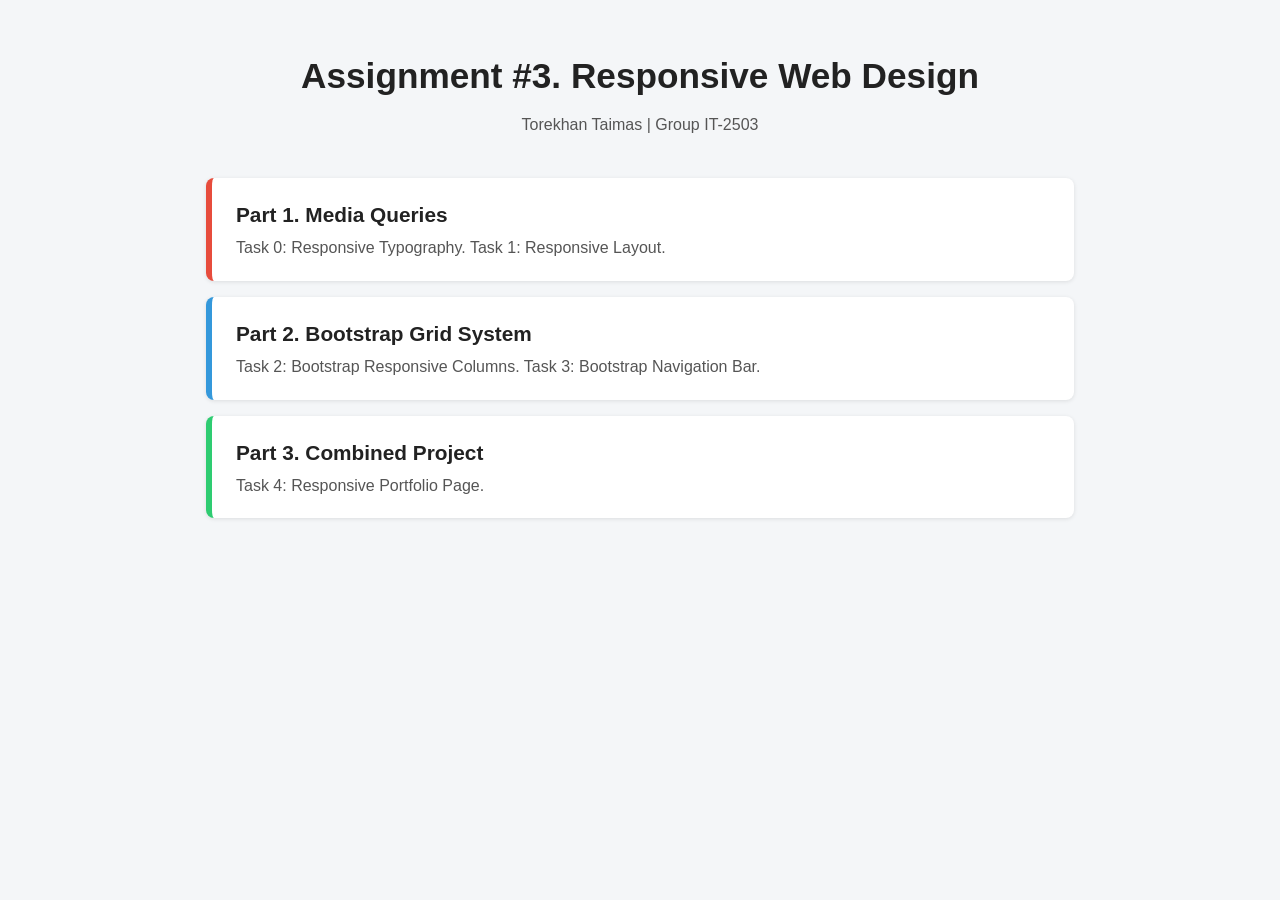
<file: index.html>
<!DOCTYPE html>
<html lang="en">
<head>
  <meta charset="UTF-8">
  <meta name="viewport" content="width=device-width, initial-scale=1.0">
  <title>Assignment #3. Responsive Web Design</title>
  <style>
    * {
      box-sizing: border-box;
      margin: 0;
      padding: 0;
    }

    body {
      font-family: Arial, sans-serif;
      background: #f4f6f8;
      color: #222;
      line-height: 1.6;
    }

    .wrapper {
      max-width: 900px;
      margin: 0 auto;
      padding: 48px 16px;
    }

    header {
      text-align: center;
      margin-bottom: 40px;
    }

    h1 {
      font-size: 2.2rem;
      margin-bottom: 8px;
    }

    .author {
      color: #555;
    }

    .links {
      display: flex;
      flex-direction: column;
      gap: 16px;
    }

    .link-card {
      display: block;
      padding: 20px 24px;
      background: #fff;
      border-radius: 8px;
      border-left: 6px solid #3498db;
      text-decoration: none;
      color: inherit;
      box-shadow: 0 1px 4px rgba(0, 0, 0, 0.1);
      transition: transform 0.15s, box-shadow 0.15s;
    }

    .link-card:hover {
      transform: translateY(-2px);
      box-shadow: 0 4px 10px rgba(0, 0, 0, 0.15);
    }

    .link-card h2 {
      font-size: 1.3rem;
      margin-bottom: 4px;
    }

    .link-card p {
      color: #555;
    }

    .part-1 { border-left-color: #e74c3c; }
    .part-2 { border-left-color: #3498db; }
    .part-3 { border-left-color: #2ecc71; }

    /* Mobile: up to 767px */
    @media (max-width: 767px) {
      .wrapper { padding: 24px 12px; }
      h1 { font-size: 1.5rem; }
      .link-card { padding: 16px; }
    }
  </style>
</head>
<body>
  <div class="wrapper">

    <header>
      <h1>Assignment #3. Responsive Web Design</h1>
      <p class="author">Torekhan Taimas | Group IT-2503</p>
    </header>

    <main class="links">

      <a class="link-card part-1" href="part1/part1.html">
        <h2>Part 1. Media Queries</h2>
        <p>Task 0: Responsive Typography. Task 1: Responsive Layout.</p>
      </a>

      <a class="link-card part-2" href="part2.html">
        <h2>Part 2. Bootstrap Grid System</h2>
        <p>Task 2: Bootstrap Responsive Columns. Task 3: Bootstrap Navigation Bar.</p>
      </a>

      <a class="link-card part-3" href="part3/portfolio.html">
        <h2>Part 3. Combined Project</h2>
        <p>Task 4: Responsive Portfolio Page.</p>
      </a>

    </main>

  </div>
</body>
</html>
</file>
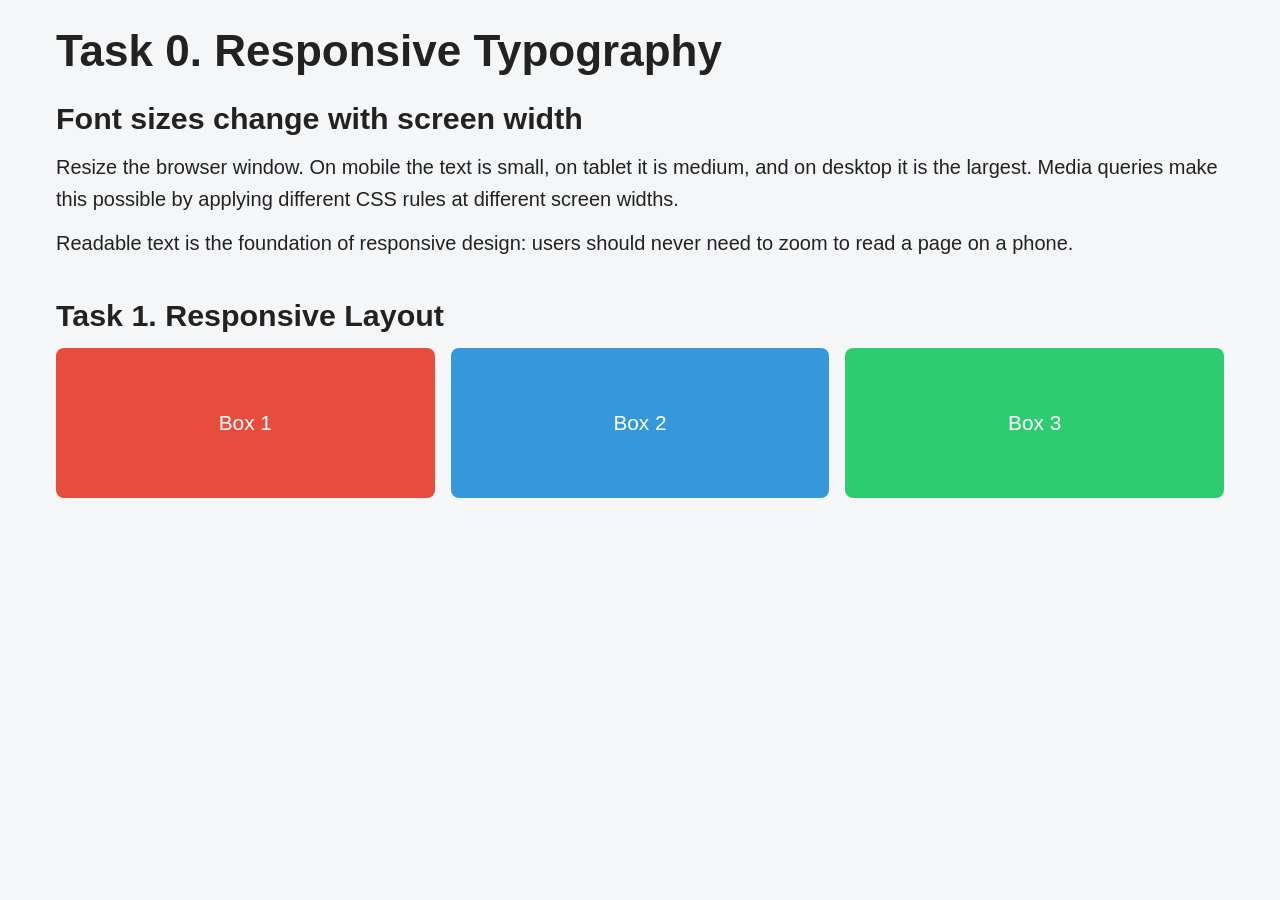
<file: part1/part1.html>
<!DOCTYPE html>
<html lang="en">
<head>
  <meta charset="UTF-8">
  <meta name="viewport" content="width=device-width, initial-scale=1.0">
  <title>Part 1 - Media Queries</title>
  <link rel="stylesheet" href="style.css">
</head>
<body>
  <main class="page">

    <!--Responsive Typography-->
    <section class="typography">
      <h1>Task 0. Responsive Typography</h1>
      <h2>Font sizes change with screen width</h2>
      <p>
        Resize the browser window. On mobile the text is small, on tablet it is
        medium, and on desktop it is the largest. Media queries make this possible
        by applying different CSS rules at different screen widths.
      </p>
      <p>
        Readable text is the foundation of responsive design: users should never
        need to zoom to read a page on a phone.
      </p>
    </section>

    <!--Responsive Layout-->
    <section class="layout">
      <h2>Task 1. Responsive Layout</h2>
      <div class="boxes">
        <div class="box box-1">Box 1</div>
        <div class="box box-2">Box 2</div>
        <div class="box box-3">Box 3</div>
      </div>
    </section>

  </main>
</body>
</html>
</file>
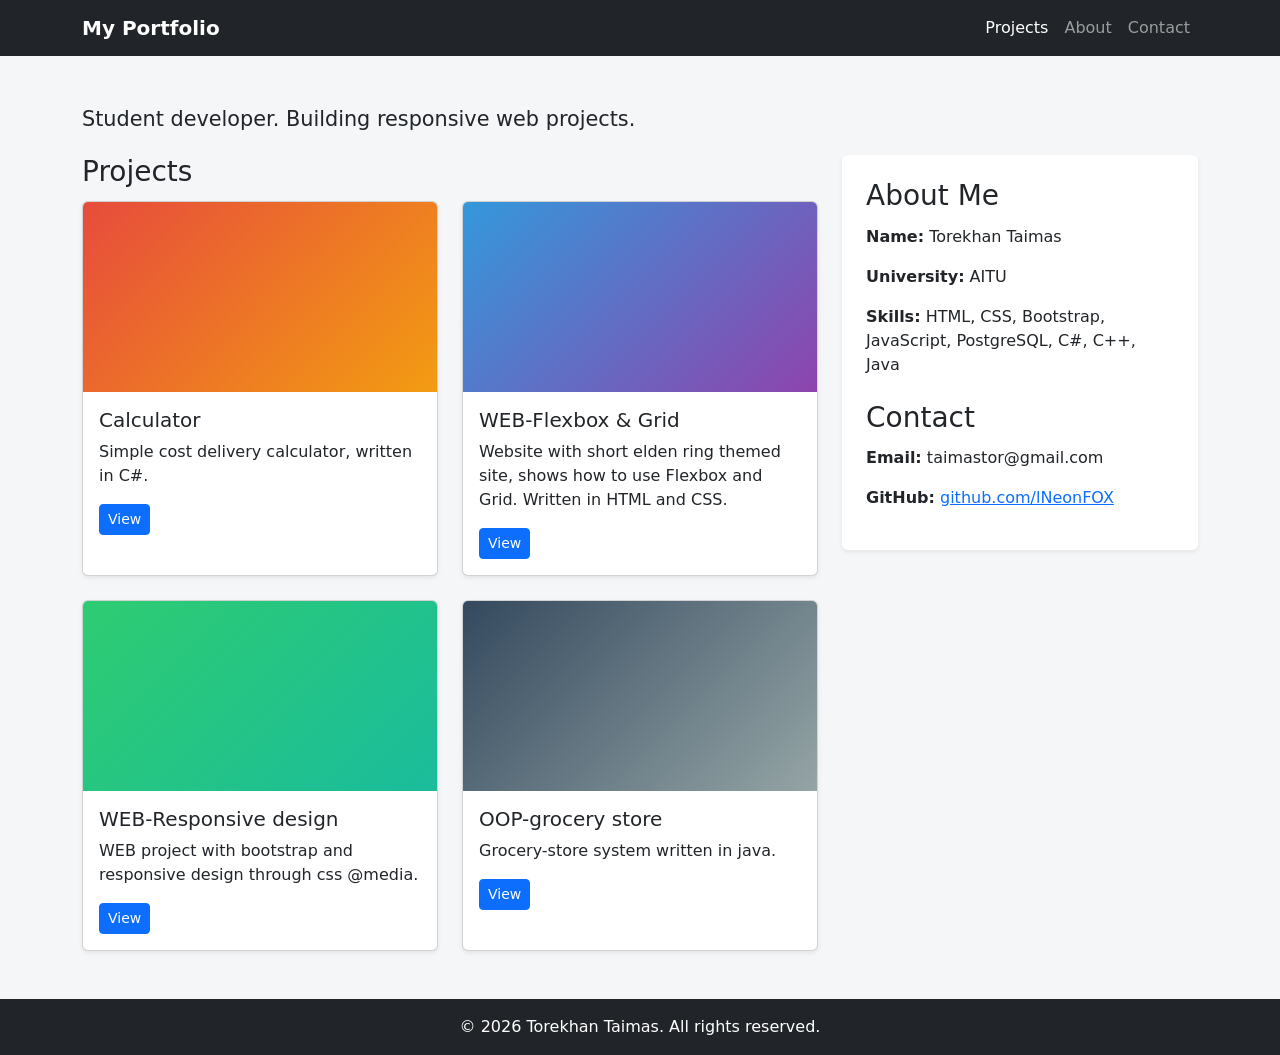
<file: part3/portfolio.html>
<!DOCTYPE html>
<html lang="en">
<head>
  <meta charset="UTF-8">
  <meta name="viewport" content="width=device-width, initial-scale=1.0">
  <title>Portfolio</title>
  <link href="https://cdn.jsdelivr.net/npm/bootstrap@5.3.3/dist/css/bootstrap.min.css" rel="stylesheet">
  <link rel="stylesheet" href="style.css">
</head>
<body>

  <!-- Header -->
  <header>
    <nav class="navbar navbar-expand-lg navbar-dark bg-dark">
      <div class="container">
        <a class="navbar-brand fw-bold" href="#">My Portfolio</a>
        <button class="navbar-toggler" type="button"
                data-bs-toggle="collapse" data-bs-target="#mainNav"
                aria-controls="mainNav" aria-expanded="false"
                aria-label="Toggle navigation">
          <span class="navbar-toggler-icon"></span>
        </button>
        <div class="collapse navbar-collapse" id="mainNav">
          <ul class="navbar-nav ms-auto">
            <li class="nav-item"><a class="nav-link active" href="#projects">Projects</a></li>
            <li class="nav-item"><a class="nav-link" href="#about">About</a></li>
            <li class="nav-item"><a class="nav-link" href="#contact">Contact</a></li>
          </ul>
        </div>
      </div>
    </nav>
  </header>

  <!-- Main -->
  <main class="container main-section">
    <p class="tagline">Student developer. Building responsive web projects.</p>

    <div class="row g-4">

      <!-- Left: projects -->
      <section class="col-12 col-lg-8" id="projects">
        <h2 class="section-title">Projects</h2>
        <div class="row row-cols-1 row-cols-md-2 g-4">

          <div class="col">
            <div class="card h-100 shadow-sm">
              <div class="card-img-top project-img img-1"></div>
              <div class="card-body">
                <h5 class="card-title">Calculator</h5>
                <p class="card-text">Simple cost delivery calculator, written in C#.</p>
                <a href="https://github.com/lNeonFOX/FunctionalDeliveryCalculator" class="btn btn-primary btn-sm">View</a>
              </div>
            </div>
          </div>

          <div class="col">
            <div class="card h-100 shadow-sm">
              <div class="card-img-top project-img img-2"></div>
              <div class="card-body">
                <h5 class="card-title">WEB-Flexbox & Grid</h5>
                <p class="card-text">Website with short elden ring themed site, shows how to use Flexbox and Grid. Written in HTML and CSS.</p>
                <a href="https://github.com/lNeonFOX/WEB-Flexbox-Grid" class="btn btn-primary btn-sm">View</a>
              </div>
            </div>
          </div>

          <div class="col">
            <div class="card h-100 shadow-sm">
              <div class="card-img-top project-img img-3"></div>
              <div class="card-body">
                <h5 class="card-title">WEB-Responsive design</h5>
                <p class="card-text">WEB project with bootstrap and responsive design through css @media.</p>
                <a href="https://github.com/lNeonFOX/WEB-Responsive-disign" class="btn btn-primary btn-sm">View</a>
              </div>
            </div>
          </div>

          <div class="col">
            <div class="card h-100 shadow-sm">
              <div class="card-img-top project-img img-4"></div>
              <div class="card-body">
                <h5 class="card-title">OOP-grocery store</h5>
                <p class="card-text">Grocery-store system written in java.</p>
                <a href="https://github.com/lNeonFOX/GroceryStore-OOP-Project" class="btn btn-primary btn-sm">View</a>
              </div>
            </div>
          </div>

        </div>
      </section>

      <!-- Right: sidebar -->
      <aside class="col-12 col-lg-4">
        <div class="sidebar p-4 bg-white rounded shadow-sm" id="about">
          <h2 class="section-title">About Me</h2>
          <p><strong>Name:</strong> Torekhan Taimas</p>
          <p><strong>University:</strong> AITU</p>
          <p class="sidebar-extra"><strong>Skills:</strong> HTML, CSS, Bootstrap, JavaScript, PostgreSQL, C#, C++, Java </p>

          <h2 class="section-title mt-4" id="contact">Contact</h2>
          <p><strong>Email:</strong> taimastor@gmail.com</p>
          <p><strong>GitHub:</strong> <a href="https://github.com/lNeonFOX" target="_blank">github.com/lNeonFOX</a></p>
        </div>
      </aside>

    </div>
  </main>

  <!-- Footer -->
  <footer class="bg-dark text-white text-center py-3">
    <p class="mb-0">&copy; 2026 Torekhan Taimas. All rights reserved.</p>
  </footer>

  <script src="https://cdn.jsdelivr.net/npm/bootstrap@5.3.3/dist/js/bootstrap.bundle.min.js"></script>
</body>
</html>
</file>
<file: part1/style.css>
* {
  box-sizing: border-box;
  margin: 0;
  padding: 0;
}

body {
  font-family: Arial, sans-serif;
  line-height: 1.6;
  color: #222;
  background: #f4f6f8;
}

.page {
  max-width: 1200px;
  margin: 0 auto;
  padding: 16px;
}

section {
  margin-bottom: 32px;
}

/* Typography (desktop default) */
h1 { font-size: 2.75rem; margin-bottom: 8px; }
h2 { font-size: 1.9rem;  margin-bottom: 8px; }
p  { font-size: 1.25rem; margin-bottom: 12px; }

/* Tablet: up to 1023px */
@media (max-width: 1023px) {
  h1 { font-size: 2rem; }
  h2 { font-size: 1.5rem; }
  p  { font-size: 1.05rem; }
}

/* Mobile: up to 767px */
@media (max-width: 767px) {
  h1 { font-size: 1.5rem; }
  h2 { font-size: 1.15rem; }
  p  { font-size: 0.9rem; }
}

/* Layout (desktop default) */
.boxes {
  display: flex;
  flex-wrap: wrap;
  gap: 16px;
}

.box {
  height: 150px;
  display: flex;
  align-items: center;
  justify-content: center;
  color: #fff;
  font-size: 1.3rem;
  border-radius: 8px;
  /* Desktop: three boxes per row */
  width: calc((100% - 32px) / 3);
}

.box-1 { background: #e74c3c; }
.box-2 { background: #3498db; }
.box-3 { background: #2ecc71; }

/* Tablet: two boxes per row */
@media (max-width: 1023px) {
  .box {
    width: calc((100% - 16px) / 2);
  }
}

/* Mobile: boxes stacked */
@media (max-width: 767px) {
  .box {
    width: 100%;
  }
}
</file>
<file: part3/style.css>
body {
  background: #f4f6f8;
  display: flex;
  flex-direction: column;
  min-height: 100vh;
}

main { flex: 1; }

.img-1 { background: linear-gradient(135deg, #e74c3c, #f39c12); }
.img-2 { background: linear-gradient(135deg, #3498db, #8e44ad); }
.img-3 { background: linear-gradient(135deg, #2ecc71, #1abc9c); }
.img-4 { background: linear-gradient(135deg, #34495e, #95a5a6); }

/* ---------- Desktop: default styles ---------- */
.main-section { padding-top: 48px; padding-bottom: 48px; }
.section-title { font-size: 1.75rem; margin-bottom: 12px; }
.tagline { display: block; font-size: 1.3rem; margin-bottom: 20px; }
.sidebar-extra { display: block; }
.card-text { font-size: 1rem; }
.project-img { height: 190px; }
.sidebar { position: sticky; top: 24px; }   /* sidebar follows scroll */

/* ---------- Tablet: up to 991px ---------- */
@media (max-width: 991px) {
  .main-section { padding-top: 32px; padding-bottom: 32px; }
  .section-title { font-size: 1.5rem; }
  .tagline { font-size: 1.1rem; }
  .project-img { height: 170px; }
  .sidebar { position: static; }            /* sidebar is under the projects here */
}

/* ---------- Mobile: up to 767px ---------- */
@media (max-width: 767px) {
  .main-section { padding-top: 16px; padding-bottom: 16px; }
  .section-title { font-size: 1.25rem; }
  .tagline { display: none; }               /* hidden on mobile */
  .sidebar-extra { display: none; }         /* hidden on mobile */
  .card-text { font-size: 0.9rem; }
  .project-img { height: 140px; }
}
</file>
